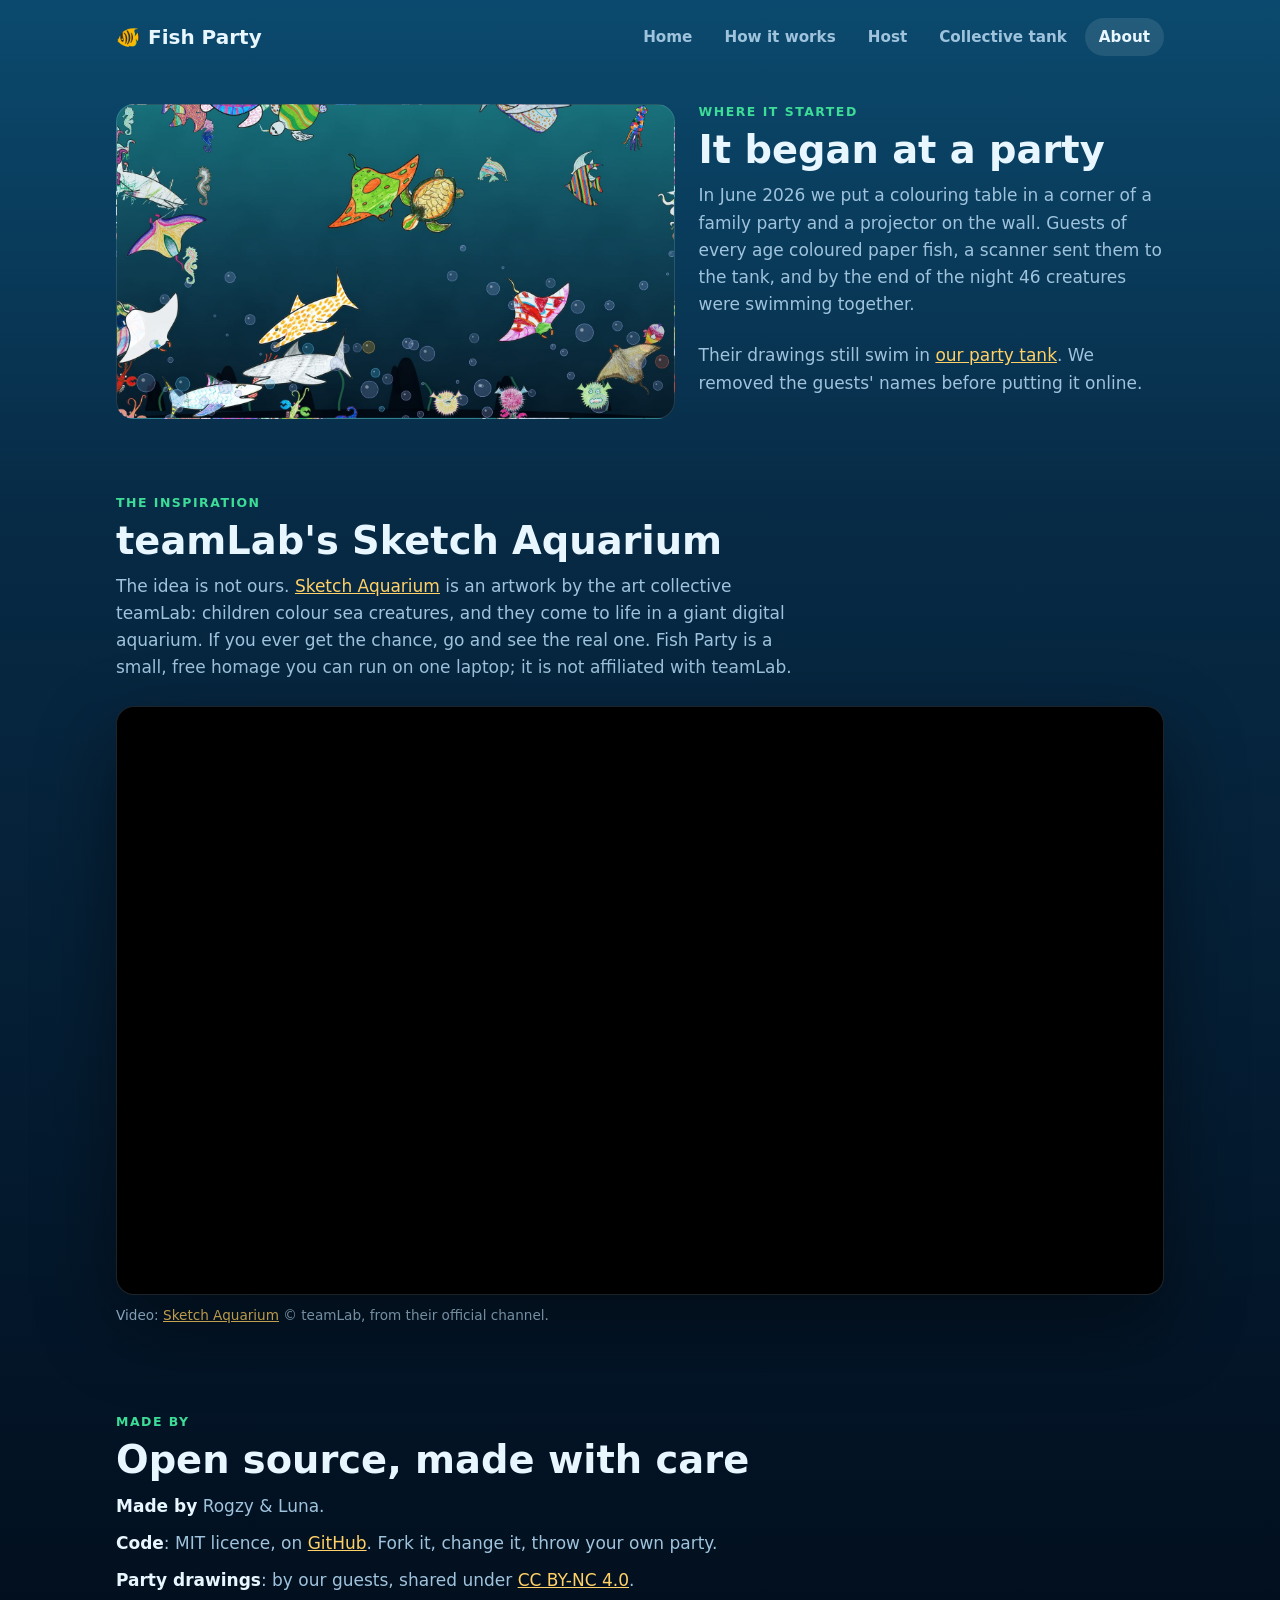
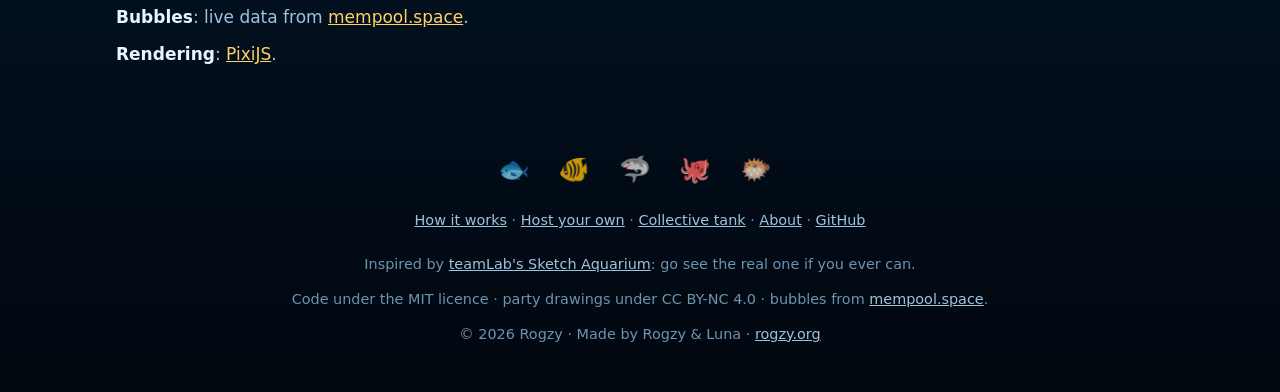
<file: site-v2/about/index.html>
<!doctype html>
<html lang="en">
<head>
<meta charset="utf-8">
<meta name="viewport" content="width=device-width, initial-scale=1">
<title>About Fish Party</title>
<meta name="description" content="How Fish Party began at a family party in June 2026, the teamLab artwork that inspired it, and who made it.">
<meta property="og:title" content="About Fish Party">
<meta property="og:image" content="../img/tank.jpg">
<link rel="icon" href="data:image/svg+xml,<svg xmlns='http://www.w3.org/2000/svg' viewBox='0 0 100 100'><text y='.9em' font-size='90'>🐠</text></svg>">
<link rel="stylesheet" href="../style.css">
</head>
<body>
<div class="wrap">

  <header class="top">
    <a class="brand" href="../">🐠 Fish Party</a>
    <nav class="tabs">
      <a href="../">Home</a>
      <a href="../how/">How it works</a>
      <a href="../host/">Host</a>
      <a href="../collective/">Collective tank</a>
      <a href="./" aria-current="page">About</a>
    </nav>
  </header>

  <section style="padding-top:28px">
    <div class="story">
      <a class="shot" href="../party/" aria-label="Open our party tank"></a>
      <div>
        <div class="kicker">Where it started</div>
        <h2>It began at a party</h2>
        <p class="intro">In June 2026 we put a colouring table in a corner of a family party and a projector on the wall. Guests of every age coloured paper fish, a scanner sent them to the tank, and by the end of the night 46 creatures were swimming together.</p>
        <p class="intro">Their drawings still swim in <a href="../party/">our party tank</a>. We removed the guests' names before putting it online.</p>
      </div>
    </div>
  </section>

  <section>
    <div class="kicker">The inspiration</div>
    <h2>teamLab's Sketch Aquarium</h2>
    <p class="intro">The idea is not ours. <a href="https://futurepark.teamlab.art/en/playinstallations/sketch_aquarium/">Sketch Aquarium</a> is an artwork by the art collective teamLab: children colour sea creatures, and they come to life in a giant digital aquarium. If you ever get the chance, go and see the real one. Fish Party is a small, free homage you can run on one laptop; it is not affiliated with teamLab.</p>
    <div class="window" style="background:#000">
      <iframe src="https://www.youtube-nocookie.com/embed/jIQXMN7I2b4" title="Sketch Aquarium, by teamLab" loading="lazy"
        allow="encrypted-media; picture-in-picture; fullscreen; compute-pressure" referrerpolicy="strict-origin-when-cross-origin" allowfullscreen></iframe>
    </div>
    <p class="muted" style="font-size:.85rem; margin-top:10px">Video: <a href="https://www.youtube.com/watch?v=jIQXMN7I2b4">Sketch Aquarium</a> © teamLab, from their official channel.</p>
  </section>

  <section>
    <div class="kicker">Made by</div>
    <h2>Open source, made with care</h2>
    <ul class="facts">
      <li><b>Made by</b> Rogzy &amp; Luna.</li>
      <li><b>Code</b>: MIT licence, on <a href="https://github.com/Rogzy-DB/fish-party">GitHub</a>. Fork it, change it, throw your own party.</li>
      <li><b>Party drawings</b>: by our guests, shared under <a href="https://creativecommons.org/licenses/by-nc/4.0/">CC BY-NC 4.0</a>.</li>
      <li><b>Bubbles</b>: live data from <a href="https://mempool.space">mempool.space</a>.</li>
      <li><b>Rendering</b>: <a href="https://pixijs.com">PixiJS</a>.</li>
    </ul>
  </section>

  <footer class="end">
    <div class="fish-line">🐟 🐠 🦈 🐙 🐡</div>
    <nav class="foot-links"><a href="../how/">How it works</a> · <a href="../host/">Host your own</a> · <a href="../collective/">Collective tank</a> · <a href="../about/">About</a> · <a href="https://github.com/Rogzy-DB/fish-party">GitHub</a></nav>
    Inspired by <a href="https://futurepark.teamlab.art/en/playinstallations/sketch_aquarium/">teamLab's Sketch Aquarium</a>: go see the real one if you ever can.<br>
    Code under the MIT licence · party drawings under CC BY-NC 4.0 · bubbles from <a href="https://mempool.space">mempool.space</a>.<br>
    © 2026 Rogzy · Made by Rogzy &amp; Luna · <a href="https://rogzy.org">rogzy.org</a>
  </footer>

</div>
</body>
</html>
</file>
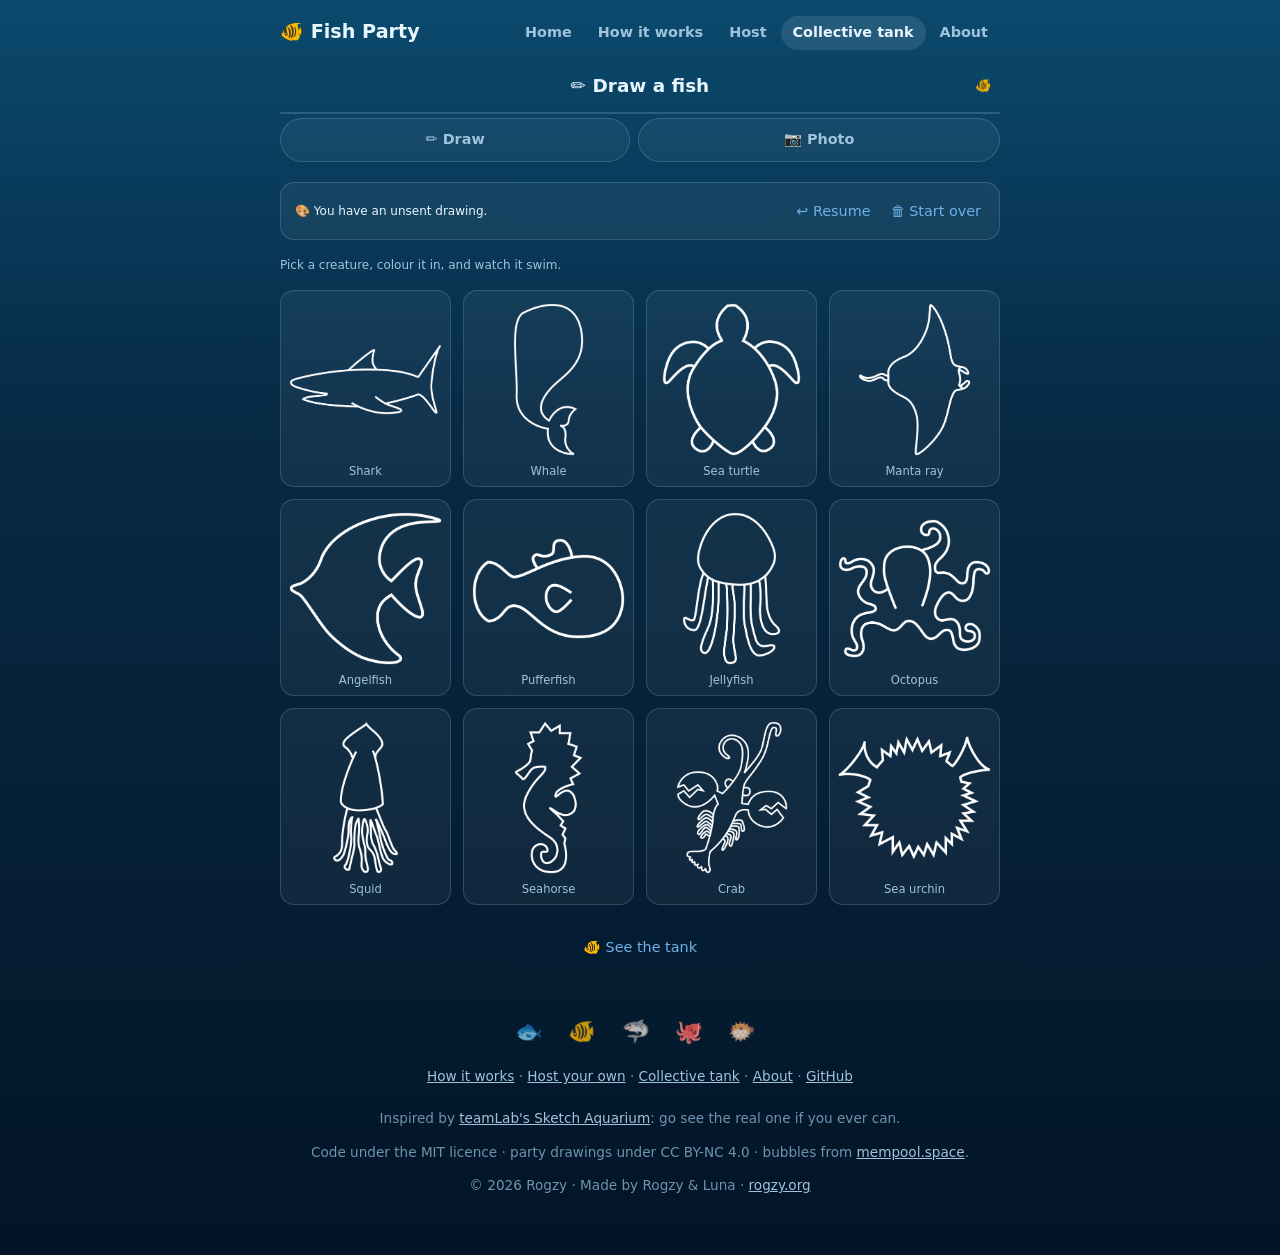
<file: tank/draw.html>
<!doctype html>
<html lang="en">
<head>
<meta charset="utf-8">
<meta name="viewport" content="width=device-width, initial-scale=1, viewport-fit=cover, maximum-scale=1, user-scalable=no">
<title>Draw a fish — Fish Party</title>
<link rel="stylesheet" href="static/ui.css">
<style>
  /* The aquarium is a full-bleed art surface; the phone pages are small apps.
     We take ui.css's tokens and radii but keep the deep-water palette so
     the colorer feels like it belongs to the tank it feeds. */
  :root {
    color-scheme: dark;
    --paper: #041020;
    --card: #0a2038;
    --line: #1d3a5c;
    --ink: #dfe9f5;
    --faint: #8fb0cc;
    --accent: #1573c4;
  }
  * { box-sizing: border-box; margin: 0; -webkit-tap-highlight-color: transparent; }
  /* The PAGE scrolls (never an inner box): on a phone that is what makes
     pull-to-refresh, the address bar's hiding and momentum scrolling work.
     Only the paint and result screens are pinned to the visible screen. */
  html, body { min-height: 100%; }
  body {
    font: 16px/1.5 var(--font, system-ui, sans-serif); color: var(--ink);
    background: linear-gradient(#06182e, var(--paper) 70%, #020a14);
    display: flex; flex-direction: column;
    padding: env(safe-area-inset-top) env(safe-area-inset-right)
             env(safe-area-inset-bottom) env(safe-area-inset-left);
  }
  .screen { display: none; flex-direction: column; }
  #paint.screen, #done.screen { height: 100vh; height: 100dvh; }
  .screen.on { display: flex; }

  /* ---------------- screen 1: pick a species ---------------- */
  #pick { padding: 0 var(--sp-3, 14px) var(--sp-5, 28px); }
  /* extends the shared .topbar: the tank's palette is dark, and this page is a
     full-height flex screen so the bar must not shrink. */
  .topbar { background: transparent; border-bottom-color: var(--line); flex: 0 0 auto; }
  .topbar .home { margin-left: auto; }
  p.sub { color: var(--faint); font-size: var(--fs-1, .9rem); margin-bottom: var(--sp-4, 18px); }
  .grid { display: grid; grid-template-columns: repeat(3, 1fr); gap: var(--sp-3, 12px); }
  @media (min-width: 560px) { .grid { grid-template-columns: repeat(4, 1fr); } }
  .grid button {
    display: flex; flex-direction: column; align-items: center; gap: 6px;
    background: var(--card); border: 1px solid var(--line);
    border-radius: var(--radius, 14px); padding: 10px 6px 8px;
    color: var(--faint); font-size: .72rem; font-family: inherit; cursor: pointer;
  }
  .grid button:active { border-color: #4d8ec4; }
  .grid button img {
    width: 100%; aspect-ratio: 1; object-fit: contain;
    /* line art is black-on-transparent — invert it so it reads on dark cards */
    filter: invert(1);
  }

  /* ---------------- screen 2: paint ---------------- */
  #paint { padding: 0; }
  .bar {
    display: flex; align-items: center; gap: 10px;
    padding: 8px var(--sp-3, 12px); border-bottom: 1px solid var(--line);
    flex: 0 0 auto;
  }
  .bar .name { font-weight: 600; font-size: var(--fs-1, .95rem); flex: 1; }
  .icon-btn {
    background: var(--card); border: 1px solid var(--line); color: var(--ink);
    border-radius: var(--radius-sm, 10px); min-width: 44px; height: 40px;
    font-size: 1.1rem; font-family: inherit; cursor: pointer;
  }
  .icon-btn:disabled { opacity: .35; }
  .canvas-wrap {
    flex: 1; min-height: 0; position: relative;
    display: flex; align-items: center; justify-content: center;
    padding: 6px;
  }
  /* Two stacked layers: paint BELOW, line art ABOVE, so a stroke can never
     hide the outline the guest is colouring inside. */
  .stack { position: relative; }
  .stack canvas, .stack img {
    position: absolute; inset: 0; width: 100%; height: 100%;
    border-radius: var(--radius-sm, 10px);
  }
  #paper { background: #fff; }
  #art { pointer-events: none; }
  .stack { touch-action: none; }
  canvas { touch-action: none; }

  .tools { flex: 0 0 auto; padding: 8px var(--sp-3, 12px) 10px; }
  .swatches { display: flex; flex-wrap: wrap; gap: 8px; justify-content: center; }
  .swatches button {
    width: 40px; height: 40px; border-radius: 50%; border: 2px solid #ffffff22;
    cursor: pointer; padding: 0;
  }
  .swatches button[aria-pressed="true"] { border-color: #fff; transform: scale(1.14); }
  .sizes { display: flex; gap: 8px; justify-content: center; margin-top: 10px; }
  .sizes button {
    flex: 0 0 auto; min-width: 52px; height: 40px; border-radius: var(--radius-sm, 10px);
    background: var(--card); border: 1px solid var(--line); color: var(--ink);
    font-family: inherit; cursor: pointer; display: flex;
    align-items: center; justify-content: center;
  }
  .sizes button[aria-pressed="true"] { border-color: #4d8ec4; background: #123a5e; }
  .sizes .dot { background: currentColor; border-radius: 50%; display: block; }
  .go {
    width: 100%; margin-top: 10px; padding: 15px; font-size: 1.1rem;
    border: 0; border-radius: var(--radius, 12px); background: var(--accent);
    color: #2a1d00; font-weight: 800; font-family: inherit; cursor: pointer;
  }
  .go:disabled { background: #29425c; color: #7d94ab; }
  .namein {
    width: 100%; margin-top: 10px; padding: 12px 14px; font-size: 1rem;
    font-family: inherit; color: var(--ink); background: var(--card);
    border: 1px solid var(--line); border-radius: var(--radius, 12px);
  }
  .namein::placeholder { color: var(--faint); }
  .namein:focus { outline: none; border-color: #4d8ec4; }

  /* ---------------- screen 3: result ---------------- */
  #done { align-items: center; justify-content: center; text-align: center; gap: 14px; padding: 24px; }
  #done .big { font-size: 3rem; }
  #done .species { font-size: var(--fs-4, 1.5rem); font-weight: 700; }
  #done .msg { color: var(--faint); }
  #done.err .species { color: var(--bad, #e2725b); }
  .links { display: flex; gap: 16px; flex-wrap: wrap; justify-content: center; margin-top: 8px; }
  a.nav, button.nav {
    color: #6fb1e8; font-size: .9rem; background: none; border: 0;
    font-family: inherit; cursor: pointer; text-decoration: none;
  }
  #pick .links { margin-top: var(--sp-5, 26px); }

  /* ---------------- resume-an-unsent-drawing bar ---------------- */
  .resume {
    display: flex; align-items: center; gap: 10px; flex-wrap: wrap;
    background: var(--card); border: 1px solid var(--line);
    border-radius: var(--radius, 14px); padding: 12px 14px;
    margin-bottom: var(--sp-4, 18px);
  }
  .resume .txt { flex: 1; min-width: 140px; font-size: var(--fs-1, .9rem); }
  .resume .acts { display: flex; gap: 12px; }
</style>
<script>
  // home = your own party (everything open) · public = the shared tank (owner
  // pages behind a password) · showcase = read-only. serve.py fills this in.
  window.TANK_MODE = "TANK_MODE_PLACEHOLDER";
  window.SITE_URL = "SITE_URL_PLACEHOLDER";
  document.documentElement.dataset.mode = window.TANK_MODE;
</script>
<style>
  [data-mode="public"] .owner-only, [data-mode="showcase"] .owner-only,
  [data-mode="showcase"] .guest-only, [data-mode="home"] .site-only { display: none !important; }
</style>
<link rel="stylesheet" href="static/brand.css">
</head>
<body>

<!-- ---------- 1. pick a species ---------- -->
<section class="screen on" id="pick">
  <header id="site-head"></header>
  <div class="topbar">
    <h1>✏️ Draw a fish</h1>
    <a class="home" href="./" title="The tank">🐠</a>
  </div>
  <nav id="tanknav"></nav>
  <div class="resume" id="resumeBar" hidden>
    <span class="txt">🎨 You have an unsent drawing.</span>
    <div class="acts">
      <button class="nav" id="resumeYes" type="button">↩︎ Resume</button>
      <button class="nav" id="resumeNo" type="button">🗑 Start over</button>
    </div>
  </div>
  <p class="sub">Pick a creature, colour it in, and watch it swim.</p>
  <div class="grid" id="grid"></div>
  <div class="links">
    <a class="nav" href="./">🐠 See the tank</a>
  </div>
  <footer id="site-foot"></footer>
</section>

<!-- ---------- 2. paint ---------- -->
<section class="screen" id="paint">
  <div class="bar">
    <button class="icon-btn" id="back" title="Back">‹</button>
    <span class="name" id="pname"></span>
    <button class="icon-btn" id="undo" title="Undo" disabled>↶</button>
    <button class="icon-btn" id="clear" title="Clear all">🗑</button>
  </div>
  <div class="canvas-wrap">
    <div class="stack" id="stack">
      <canvas id="paper"></canvas>
      <img id="art" alt="" src="[data-uri]">
    </div>
  </div>
  <div class="tools">
    <div class="swatches" id="swatches"></div>
    <div class="sizes" id="sizes"></div>
    <input class="namein" id="fishName" type="text" maxlength="40"
           placeholder="Name your fish (optional)" autocomplete="off">
    <button class="go" id="go">Swim! 🐠</button>
  </div>
</section>

<!-- ---------- 3. result ---------- -->
<section class="screen" id="done">
  <div class="big" id="dicon">🐠</div>
  <div class="species" id="dtitle"></div>
  <div class="msg" id="dmsg"></div>
  <div class="links">
    <button class="nav" id="again">✏️ Draw another</button>
    <a class="nav" href="./">🐠 See the tank</a>
  </div>
</section>

<script>
(() => {
  "use strict";

  // ids match recognizer/species.py ROSTER and static/lineart/<id>.png
  const SPECIES = [
    ["shark", "Shark"], ["whale", "Whale"], ["turtle", "Sea turtle"],
    ["manta_ray", "Manta ray"], ["angelfish", "Angelfish"], ["pufferfish", "Pufferfish"],
    ["jellyfish", "Jellyfish"], ["octopus", "Octopus"], ["squid", "Squid"],
    ["seahorse", "Seahorse"], ["crab", "Crab"], ["sea_urchin", "Sea urchin"],
  ];
  const COLORS = [
    "#ff3b30", "#ff9500", "#ffcc00", "#34c759", "#00c7be", "#32ade6",
    "#0a84ff", "#5e5ce6", "#af52de", "#ff2d92", "#8b5a2b", "#1c1c1e",
  ];
  const SIZES = [10, 26, 52];
  const MAX_UNDO = 12;          // bounded history — a phone canvas is ~1MB/state
  const CANVAS_MAX = 720;       // backing-store long side; also what we POST

  const $ = (id) => document.getElementById(id);
  const screens = { pick: $("pick"), paint: $("paint"), done: $("done") };
  function show(name) {
    for (const k in screens) screens[k].classList.toggle("on", k === name);
    window.scrollTo(0, 0);        // the page scrolls now: a new screen starts at its top
  }

  // ---------------- screen 1: the species grid ----------------
  let chosen = null;
  const grid = $("grid");
  for (const [id, label] of SPECIES) {
    const b = document.createElement("button");
    b.type = "button";
    b.innerHTML = '<img loading="lazy" src="static/lineart/' + id +
                  '.png" alt=""><span>' + label + "</span>";
    b.addEventListener("click", () => { clearDraft(); startPaint(id, label); });
    grid.appendChild(b);
  }

  // ---------------- screen 2: the paint surface ----------------
  const paper = $("paper");        // the paint layer (below)
  const art = $("art");            // the line art (above)
  const stack = $("stack");
  const wrap = document.querySelector(".canvas-wrap");
  const ctx = paper.getContext("2d", { willReadFrequently: false });

  let color = COLORS[0], size = SIZES[1];
  let fillMode = false;           // 🪣: a tap fills the whole zone inside the outline
  let artImg = null;              // the line art at full size: the fill's walls
  let history = [], drawing = false, last = null;

  // ---------------- autosave: don't lose an in-progress drawing ----------------
  // The paint layer is pixels (no stroke list), so the faithful, reconstructable
  // state is the paper canvas itself + which species outline it belongs to + the
  // typed name. We cache that to localStorage as the guest paints (debounced),
  // restore it on load, and clear it the moment a fish is successfully sent so a
  // fresh session starts blank. `dirty` gates saving so a blank canvas is never
  // persisted (which would pop the restore bar for nothing).
  const SAVE_KEY = "fishDraw.autosave.v1";
  let dirty = false, saveTimer = null;
  function scheduleSave() { clearTimeout(saveTimer); saveTimer = setTimeout(saveDraft, 800); }
  function saveDraft() {
    if (!chosen || !dirty) return;
    try {
      localStorage.setItem(SAVE_KEY, JSON.stringify({
        v: 1, species: chosen, label: $("pname").textContent,
        name: $("fishName").value || "", png: paper.toDataURL("image/png"), t: Date.now(),
      }));
    } catch (e) { /* private mode / quota — best effort, never break drawing */ }
  }
  function clearDraft() {
    dirty = false; clearTimeout(saveTimer);
    try { localStorage.removeItem(SAVE_KEY); } catch (e) { /* ignore */ }
  }
  function readDraft() {
    try {
      const d = JSON.parse(localStorage.getItem(SAVE_KEY) || "null");
      return (d && d.png && d.species) ? d : null;
    } catch (e) { return null; }
  }

  // palette
  const sw = $("swatches");
  COLORS.forEach((c, i) => {
    const b = document.createElement("button");
    b.type = "button"; b.style.background = c;
    b.setAttribute("aria-pressed", String(i === 0));
    b.setAttribute("aria-label", c);
    b.addEventListener("click", () => {
      color = c;
      [...sw.children].forEach((el) => el.setAttribute("aria-pressed", String(el === b)));
    });
    sw.appendChild(b);
  });
  // brush sizes + eraser
  const sz = $("sizes");
  SIZES.forEach((s, i) => {
    const b = document.createElement("button");
    b.type = "button";
    b.innerHTML = '<span class="dot" style="width:' + (6 + i * 6) +
                  "px;height:" + (6 + i * 6) + 'px"></span>';
    b.setAttribute("aria-pressed", String(s === size));
    b.addEventListener("click", () => {
      size = s; fillMode = false; color = color === "erase" ? COLORS[0] : color;
      [...sz.children].forEach((el) => el.setAttribute("aria-pressed", el === b));
      syncSwatches();
    });
    sz.appendChild(b);
  });
  const eraser = document.createElement("button");
  eraser.type = "button"; eraser.textContent = "🧽";
  eraser.addEventListener("click", () => {
    color = "erase"; fillMode = false;
    [...sw.children].forEach((el) => el.setAttribute("aria-pressed", "false"));
    eraser.setAttribute("aria-pressed", "true");
    bucket.setAttribute("aria-pressed", "false");
  });
  sz.appendChild(eraser);
  const bucket = document.createElement("button");
  bucket.type = "button"; bucket.textContent = "🪣"; bucket.title = "Fill a whole zone";
  bucket.addEventListener("click", () => {
    fillMode = true;
    if (color === "erase") color = COLORS[0];
    [...sz.children].forEach((el) => el.setAttribute("aria-pressed", String(el === bucket)));
    [...sw.children].forEach((el, i) => el.setAttribute("aria-pressed", String(COLORS[i] === color)));
  });
  sz.appendChild(bucket);
  function syncSwatches() {
    eraser.setAttribute("aria-pressed", String(color === "erase"));
    bucket.setAttribute("aria-pressed", String(fillMode));
  }

  // Fit the stack to the line art's own aspect ratio inside the available box.
  // The server derives the fish silhouette from the SAME template, so keeping
  // the aspect exact is what makes the cut-out line up with the paint.
  function layout(iw, ih) {
    const bw = wrap.clientWidth - 12, bh = wrap.clientHeight - 12;
    const s = Math.min(bw / iw, bh / ih);
    stack.style.width = Math.floor(iw * s) + "px";
    stack.style.height = Math.floor(ih * s) + "px";
  }

  function startPaint(id, label, onReady) {
    chosen = id;
    dirty = false;
    $("pname").textContent = label;
    show("paint");
    art.src = "static/lineart/" + id + ".png";
    const img = new Image();
    img.onload = () => {
      const s = CANVAS_MAX / Math.max(img.width, img.height);
      paper.width = Math.round(img.width * Math.min(1, s));
      paper.height = Math.round(img.height * Math.min(1, s));
      ctx.clearRect(0, 0, paper.width, paper.height);
      ctx.lineCap = ctx.lineJoin = "round";
      history = []; $("undo").disabled = true;
      layout(img.width, img.height);
      window.__layout = () => layout(img.width, img.height);
      artImg = img;
      if (onReady) onReady();
    };
    img.src = "static/lineart/" + id + ".png";
  }
  window.addEventListener("resize", () => window.__layout && window.__layout());
  window.addEventListener("orientationchange", () => setTimeout(() => window.__layout && window.__layout(), 120));

  // pointer -> canvas coords (backing store may differ from CSS size)
  function at(e) {
    const r = paper.getBoundingClientRect();
    return {
      x: (e.clientX - r.left) * (paper.width / r.width),
      y: (e.clientY - r.top) * (paper.height / r.height),
    };
  }
  function pushHistory() {
    try { history.push(ctx.getImageData(0, 0, paper.width, paper.height)); }
    catch (err) { return; }
    if (history.length > MAX_UNDO) history.shift();
    $("undo").disabled = false;
  }
  function strokeStyle() {
    if (color === "erase") {
      ctx.globalCompositeOperation = "destination-out";
      ctx.strokeStyle = "rgba(0,0,0,1)";
    } else {
      ctx.globalCompositeOperation = "source-over";
      ctx.strokeStyle = color;
    }
    ctx.lineWidth = size * (paper.width / (stack.clientWidth || paper.width));
  }

  // Fill the zone under the tap: every pixel reachable from it without crossing
  // the outline (or a different colour already painted). The zone then grows 2px
  // so it tucks under the line instead of leaving a white rim.
  function hexRgb(c) {
    const t = document.createElement("canvas").getContext("2d");
    t.fillStyle = c; const h = t.fillStyle;      // normalised to #rrggbb
    return [1, 3, 5].map((i) => parseInt(h.slice(i, i + 2), 16));
  }
  function fillAt(pt) {
    const W = paper.width, H = paper.height;
    const x0 = Math.floor(pt.x), y0 = Math.floor(pt.y);
    if (!artImg || x0 < 0 || y0 < 0 || x0 >= W || y0 >= H) return false;
    const off = document.createElement("canvas"); off.width = W; off.height = H;
    const octx = off.getContext("2d"); octx.drawImage(artImg, 0, 0, W, H);
    const wall = octx.getImageData(0, 0, W, H).data;
    const img = ctx.getImageData(0, 0, W, H), px = img.data;
    const k0 = (y0 * W + x0) * 4;
    if (wall[k0 + 3] > 80) return false;          // tapped right on the line
    const r0 = px[k0], g0 = px[k0 + 1], b0 = px[k0 + 2], a0 = px[k0 + 3];
    const same = (k) => wall[k + 3] <= 80 &&
      Math.abs(px[k] - r0) + Math.abs(px[k + 1] - g0) + Math.abs(px[k + 2] - b0) + Math.abs(px[k + 3] - a0) < 90;
    const mask = new Uint8Array(W * H), stackXY = [x0, y0];
    while (stackXY.length) {
      const y = stackXY.pop(), x = stackXY.pop();
      let l = x; while (l > 0 && !mask[y * W + l - 1] && same((y * W + l - 1) * 4)) l--;
      let r = x; while (r < W - 1 && !mask[y * W + r + 1] && same((y * W + r + 1) * 4)) r++;
      for (let i = l; i <= r; i++) {
        mask[y * W + i] = 1;
        for (const ny of [y - 1, y + 1]) {
          if (ny < 0 || ny >= H) continue;
          const j = ny * W + i;
          if (!mask[j] && same(j * 4)) stackXY.push(i, ny);
        }
      }
    }
    const [cr, cg, cb] = hexRgb(color);
    for (let y = 0; y < H; y++) for (let x = 0; x < W; x++) {
      let hit = false;
      for (let dy = -2; dy <= 2 && !hit; dy++) for (let dx = -2; dx <= 2 && !hit; dx++) {
        const yy = y + dy, xx = x + dx;
        if (yy >= 0 && yy < H && xx >= 0 && xx < W && mask[yy * W + xx]) hit = true;
      }
      if (!hit) continue;
      const k = (y * W + x) * 4;
      px[k] = cr; px[k + 1] = cg; px[k + 2] = cb; px[k + 3] = 255;
    }
    ctx.putImageData(img, 0, 0);
    return true;
  }

  stack.addEventListener("pointerdown", (e) => {
    e.preventDefault();
    if (fillMode && color !== "erase") {
      pushHistory();
      if (fillAt(at(e))) { dirty = true; scheduleSave(); }
      else history.pop();
      $("undo").disabled = history.length === 0;
      return;
    }
    pushHistory();
    drawing = true; dirty = true; last = at(e);
    stack.setPointerCapture(e.pointerId);
    strokeStyle();
    // a tap alone should leave a dot
    ctx.beginPath();
    ctx.arc(last.x, last.y, ctx.lineWidth / 2, 0, Math.PI * 2);
    ctx.fillStyle = ctx.strokeStyle; ctx.fill();
  });
  stack.addEventListener("pointermove", (e) => {
    if (!drawing) return;
    e.preventDefault();
    const p = at(e);
    strokeStyle();
    ctx.beginPath(); ctx.moveTo(last.x, last.y); ctx.lineTo(p.x, p.y); ctx.stroke();
    last = p;
  });
  const endStroke = () => {
    if (!drawing) return;
    drawing = false; ctx.globalCompositeOperation = "source-over";
    scheduleSave();               // persist the in-progress drawing after each stroke
  };
  stack.addEventListener("pointerup", endStroke);
  stack.addEventListener("pointercancel", endStroke);
  stack.addEventListener("pointerleave", endStroke);

  $("undo").addEventListener("click", () => {
    const prev = history.pop();
    if (!prev) return;
    ctx.globalCompositeOperation = "source-over";
    ctx.putImageData(prev, 0, 0);
    $("undo").disabled = history.length === 0;
    scheduleSave();               // keep the cache in step with the undo
  });
  $("clear").addEventListener("click", () => {
    pushHistory();
    ctx.globalCompositeOperation = "source-over";
    ctx.clearRect(0, 0, paper.width, paper.height);
    clearDraft();                 // a wiped canvas has nothing worth restoring
  });
  $("fishName").addEventListener("input", () => { if (dirty) scheduleSave(); });
  $("back").addEventListener("click", () => show("pick"));

  // ---------------- submit ----------------
  $("go").addEventListener("click", async () => {
    const go = $("go");
    go.disabled = true; go.textContent = "Sending…";
    try {
      const flat = await flatten();
      const nm = ($("fishName").value || "").trim();
      const r = await fetch("api/draw?species=" + encodeURIComponent(chosen) +
                            (nm ? "&name=" + encodeURIComponent(nm) : ""),
                            { method: "POST", body: flat });
      const j = await r.json();
      show("done");
      if (j.ok) {
        $("dicon").textContent = "🐠";
        // j.name is set via textContent below -> no HTML injection from guest input
        const held = j.status === "needs_review";
        $("dtitle").textContent = (j.name ? j.name + " (" + j.display + ")" : j.display)
                                  + (held ? " is on its way!" : " is in the tank!");
        $("dmsg").textContent = held
          ? "Every new fish gets a quick look from the keeper first. Check the tank later today."
          : "It starts swimming within ~10 seconds.";
        $("fishName").value = "";                    // clear for the next fish
        clearDraft();                                // sent → cache done its job
        screens.done.classList.remove("err");
      } else {
        $("dicon").textContent = "❌";
        $("dtitle").textContent = "That didn't work";
        $("dmsg").textContent = j.error || "could not send";
        screens.done.classList.add("err");
      }
    } catch (e) {
      show("done");
      $("dicon").textContent = "❌";
      $("dtitle").textContent = "Network error";
      $("dmsg").textContent = String(e);
      screens.done.classList.add("err");
    }
    go.disabled = false; go.textContent = "Swim! 🐠";
  });

  // paint + line art flattened into one PNG. The server clips it to the
  // template's silhouette, so we just hand over the full rectangle.
  function flatten() {
    return new Promise((resolve, reject) => {
      const out = document.createElement("canvas");
      out.width = paper.width; out.height = paper.height;
      const g = out.getContext("2d");
      g.drawImage(paper, 0, 0);
      const line = new Image();
      line.onload = () => {
        g.drawImage(line, 0, 0, out.width, out.height);
        out.toBlob((b) => b ? resolve(b) : reject(new Error("toBlob failed")), "image/png");
      };
      line.onerror = () => reject(new Error("line art failed to load"));
      line.src = art.src;
    });
  }

  $("again").addEventListener("click", () => show("pick"));

  // ---------------- restore an unsent drawing on load ----------------
  // Re-open the saved species, then paint the cached pixels back once its
  // canvas has been sized (same species => identical backing-store dims, so
  // the drawImage maps 1:1). Keep `dirty` true so a further stroke re-saves.
  function restoreDraft(d) {
    const label = d.label || (SPECIES.find((s) => s[0] === d.species) || [])[1] || d.species;
    startPaint(d.species, label, () => {
      const im = new Image();
      im.onload = () => {
        ctx.globalCompositeOperation = "source-over";
        ctx.drawImage(im, 0, 0, paper.width, paper.height);
        dirty = true;
      };
      im.src = d.png;
    });
    $("fishName").value = d.name || "";
  }
  const bar = $("resumeBar"), draft = readDraft();
  if (draft) {
    bar.hidden = false;
    $("resumeYes").addEventListener("click", () => { bar.hidden = true; restoreDraft(draft); });
    $("resumeNo").addEventListener("click", () => { bar.hidden = true; clearDraft(); });
  }
})();
</script>
<script src="static/js/tanknav.js"></script>
<script src="static/js/sitechrome.js"></script>
</body>
</html>
</file>
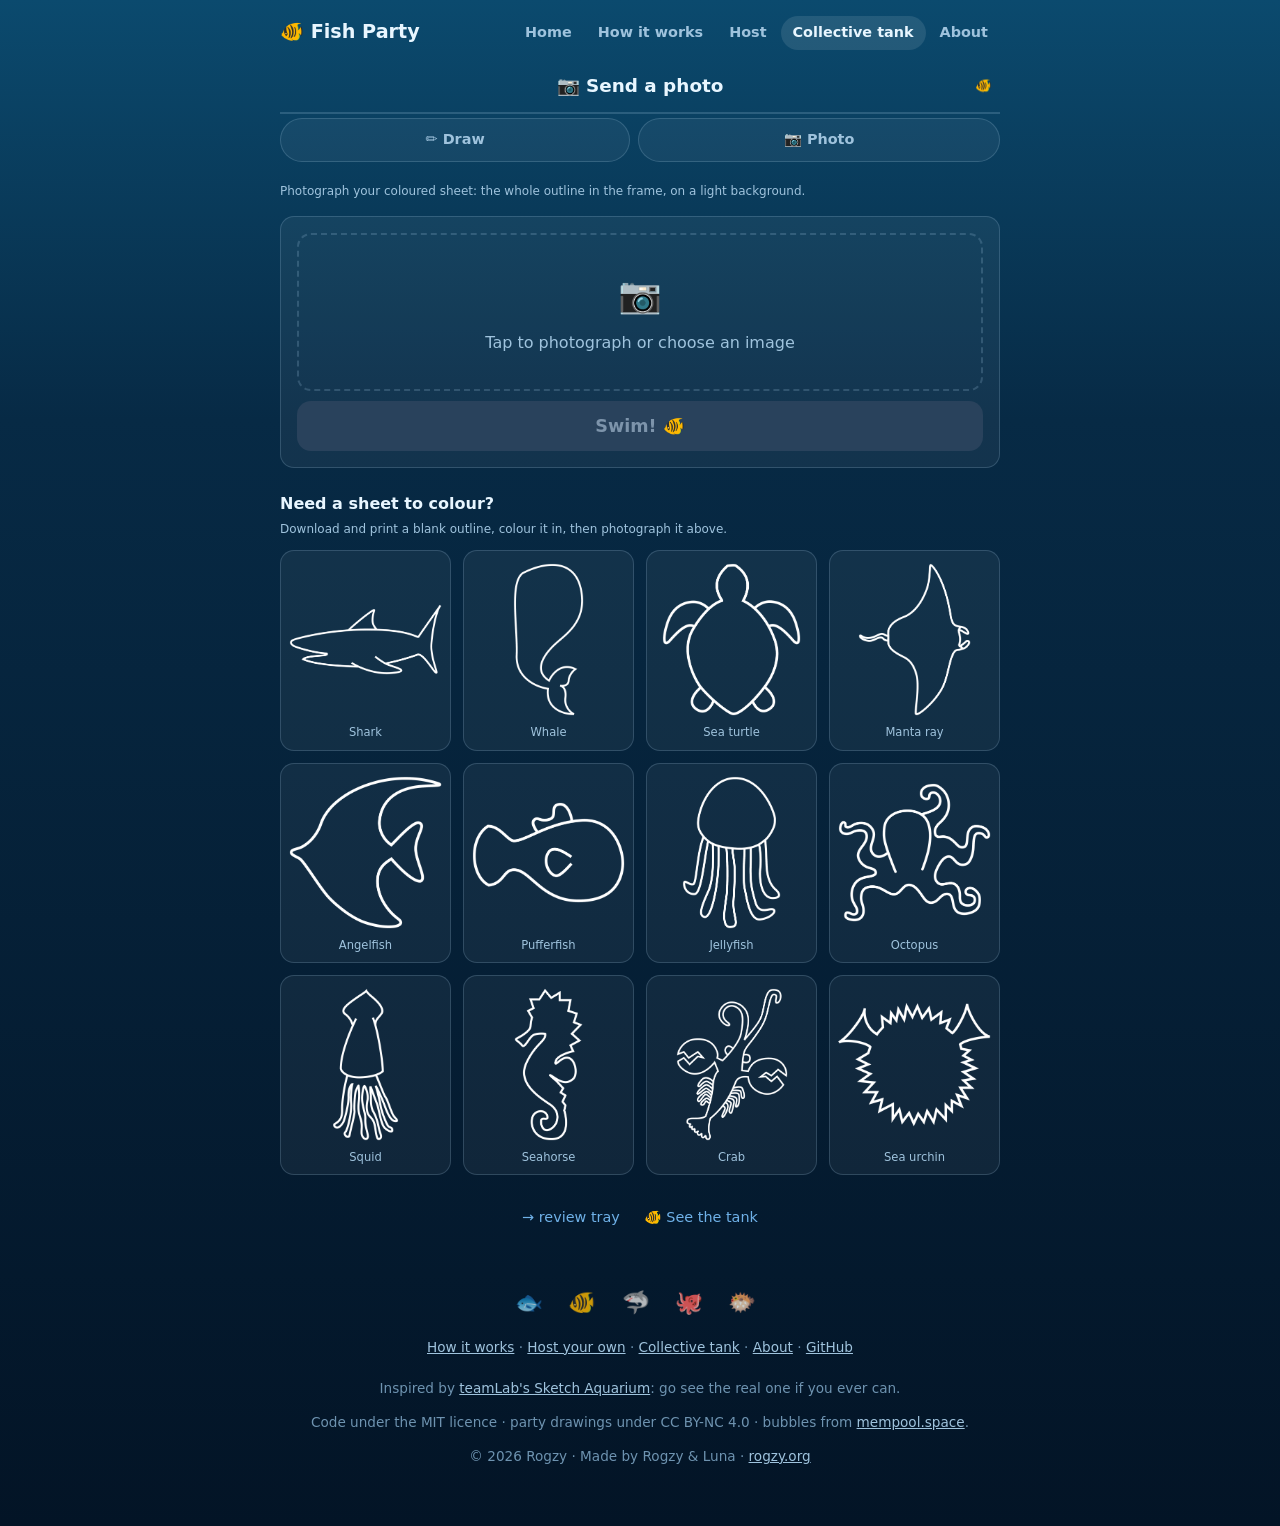
<file: tank/upload.html>
<!doctype html>
<html lang="en">
<head>
<meta charset="utf-8">
<meta name="viewport" content="width=device-width, initial-scale=1">
<title>Add a fish — Fish Party</title>
<link rel="stylesheet" href="static/ui.css">
<style>
  /* Same layout as draw.html (the reference): title bar, the Draw/Photo tabs,
     a small intro line, then the content, all in one 720px column. */
  :root { color-scheme: dark; }
  * { box-sizing: border-box; margin: 0; }
  body { min-height: 100vh; display: flex; flex-direction: column; font: 16px/1.5 var(--font, system-ui, sans-serif); color: var(--ink); }
  main.col { width: 100%; max-width: 748px; margin: 0 auto; padding: 0 14px var(--sp-5, 28px); }
  .topbar { background: transparent; border-bottom-color: var(--line); }
  .topbar .home { margin-left: auto; }
  p.sub { color: var(--faint); font-size: var(--fs-1, .9rem); margin-bottom: var(--sp-4, 18px); }
  .card { background: var(--card); border: 1px solid var(--line); border-radius: var(--radius, 14px); padding: 16px; }
  label.drop {
    display: flex; flex-direction: column; align-items: center; gap: 10px;
    border: 2px dashed var(--line); border-radius: var(--radius, 12px); padding: 34px 16px;
    cursor: pointer; text-align: center; color: var(--faint); transition: border-color .2s;
  }
  label.drop:hover { border-color: #4d8ec4; }
  label.drop .big { font-size: 2.2rem; }
  input[type=file] { display: none; }
  img#preview { max-width: 100%; max-height: 320px; border-radius: 10px; display: none; margin: 14px auto 0; }
  #send {
    width: 100%; margin-top: 10px; padding: 15px; font-size: 1.1rem;
    border: 0; border-radius: var(--radius, 12px); background: var(--accent);
    color: #2a1d00; font-weight: 800; font-family: inherit; cursor: pointer;
  }
  #send:disabled { background: #29425c; color: #7d94ab; cursor: default; }
  #result { margin-top: 14px; display: none; border-radius: var(--radius, 12px); padding: 16px; text-align: center; }
  #result.ok { display: block; background: #0c3320; border: 1px solid #1e6b42; }
  #result.review { display: block; background: #33290c; border: 1px solid #6b5a1e; }
  #result.err { display: block; background: #33100c; border: 1px solid #6b2a1e; }
  #result .species { font-size: 1.4rem; font-weight: 700; margin: 6px 0; }
  #result .conf { color: var(--faint); font-size: .88rem; }
  .templates { margin-top: var(--sp-5, 26px); }
  .templates h2 { font-size: 1rem; font-weight: 700; margin-bottom: 4px; }
  .templates p { color: var(--faint); font-size: var(--fs-1, .9rem); margin-bottom: var(--sp-3, 12px); }
  /* the template cards = the draw page's creature cards */
  .tgrid { display: grid; grid-template-columns: repeat(3, 1fr); gap: var(--sp-3, 12px); }
  @media (min-width: 560px) { .tgrid { grid-template-columns: repeat(4, 1fr); } }
  .tgrid a {
    display: flex; flex-direction: column; align-items: center; gap: 6px;
    background: var(--card); border: 1px solid var(--line);
    border-radius: var(--radius, 14px); padding: 10px 6px 8px;
    color: var(--faint); font-size: .72rem; text-decoration: none;
  }
  .tgrid a:hover { border-color: #4d8ec4; }
  .tgrid a img { width: 100%; aspect-ratio: 1; object-fit: contain; filter: invert(1); }
  .links { display: flex; gap: 16px; flex-wrap: wrap; justify-content: center; margin-top: var(--sp-5, 26px); }
  a.nav { color: #6fb1e8; font-size: .9rem; text-decoration: none; }
</style>
<script>
  // home = your own party (everything open) · public = the shared tank (owner
  // pages behind a password) · showcase = read-only. serve.py fills this in.
  window.TANK_MODE = "TANK_MODE_PLACEHOLDER";
  window.SITE_URL = "SITE_URL_PLACEHOLDER";
  document.documentElement.dataset.mode = window.TANK_MODE;
</script>
<style>
  [data-mode="public"] .owner-only, [data-mode="showcase"] .owner-only,
  [data-mode="showcase"] .guest-only, [data-mode="home"] .site-only { display: none !important; }
</style>
<link rel="stylesheet" href="static/brand.css">
</head>
<body>
  <main class="col">
  <header id="site-head"></header>
  <div class="topbar">
    <h1>📷 Send a photo</h1>
    <a class="home" href="./" title="The tank">🐠</a>
  </div>
  <nav id="tanknav"></nav>
  <p class="sub">Photograph your coloured sheet: the whole outline in the frame, on a light background.</p>

  <div class="card">
    <label class="drop" id="drop">
      <span class="big">📷</span>
      <span id="dropText">Tap to photograph or choose an image</span>
      <input type="file" id="file" accept="image/*" capture="environment">
    </label>
    <img id="preview" alt="" src="[data-uri]">
    <button id="send" disabled>Swim! 🐠</button>
    <div id="result"></div>
  </div>

  <section class="templates">
    <h2>Need a sheet to colour?</h2>
    <p>Download and print a blank outline, colour it in, then photograph it above.</p>
    <div class="tgrid" id="tgrid"></div>
  </section>

  <div class="links">
    <a class="nav owner-only" href="review">→ review tray</a>
    <a class="nav" href="./">🐠 See the tank</a>
  </div>
  <footer id="site-foot"></footer>
  </main>

<script>
(() => {
  // the 12 blank templates (ids match recognizer/references/*.png)
  const TEMPLATES = [
    ["shark", "Shark"], ["whale", "Whale"], ["turtle", "Sea turtle"],
    ["manta_ray", "Manta ray"], ["angelfish", "Angelfish"], ["pufferfish", "Pufferfish"],
    ["jellyfish", "Jellyfish"], ["octopus", "Octopus"], ["squid", "Squid"],
    ["seahorse", "Seahorse"], ["crab", "Crab"], ["sea_urchin", "Sea urchin"],
  ];
  const grid = document.getElementById("tgrid");
  for (const [id, label] of TEMPLATES) {
    const a = document.createElement("a");
    a.href = "templates/" + id + ".png";
    a.download = id + ".png";
    // thumbnail = the transparent line art (as on the Draw page); the download stays the printable sheet
    a.innerHTML = '<img loading="lazy" src="static/lineart/' + id + '.png" alt="' +
      label + '"><span>' + label + '</span>';
    grid.appendChild(a);
  }

  const fileIn = document.getElementById("file");
  const preview = document.getElementById("preview");
  const send = document.getElementById("send");
  const result = document.getElementById("result");
  const dropText = document.getElementById("dropText");
  let blob = null;

  fileIn.addEventListener("change", () => {
    blob = fileIn.files[0] || null;
    result.className = ""; result.style.display = "none";
    if (!blob) { send.disabled = true; preview.style.display = "none"; return; }
    preview.src = URL.createObjectURL(blob);
    preview.style.display = "block";
    dropText.textContent = blob.name || "photo selected";
    send.disabled = false;
  });

  send.addEventListener("click", async () => {
    if (!blob) return;
    send.disabled = true; send.textContent = "Recognizing…";
    try {
      // raw bytes, no multipart: the server reads the body directly
      const r = await fetch("api/upload", { method: "POST", body: blob });
      const j = await r.json();
      if (j.ok && j.status === "ok") {
        result.className = "ok";
        result.innerHTML = `<div>✅ recognized!</div>
          <div class="species">${j.display}</div>
          <div class="conf">confidence ${(j.confidence * 100).toFixed(0)}%${j.rotation ? " · auto-righted ↻" + j.rotation + "°" : ""}</div>
          <div style="margin-top:8px">It's swimming within ~10 seconds 🐠</div>`;
      } else if (j.ok && window.TANK_MODE === "public") {
        result.className = "ok";
        result.innerHTML = `<div>✅ got it, thank you!</div>
          <div style="margin-top:8px">Every new fish gets a quick look from the keeper first. Check the tank later today 🐠</div>`;
      } else if (j.ok) {
        result.className = "review";
        result.innerHTML = `<div>🔎 not sure enough — sent to the review tray</div>
          <div class="conf">closest guess: ${j.best_guess_display || "?"} (${(j.confidence * 100).toFixed(0)}%)</div>
          <div style="margin-top:8px"><a href="review" style="color:#e8c76f">open the review tray →</a></div>`;
      } else {
        result.className = "err";
        result.textContent = "❌ " + (j.error || "upload failed");
      }
    } catch (e) {
      result.className = "err";
      result.textContent = "❌ network error: " + e;
    }
    send.textContent = "Swim! 🐠";
    send.disabled = false;
  });
})();
</script>
<script src="static/js/tanknav.js"></script>
<script src="static/js/sitechrome.js"></script>
</body>
</html>
</file>
<file: site-v2/style.css>
/* Fish Party — the showcase site (v2: Home · Host · About) */
:root {
  --deep: #031426; --sea: #072a45; --shelf: #0b3a5c;
  --foam: #e8f6ff; --mist: #9fc3dd; --faint: #6e93b0;
  --coral: #ff8a5c; --sun: #ffd166; --kelp: #3ddc97; --line: rgba(159, 195, 221, .18);
  --card: rgba(255, 255, 255, .04);
  --radius: 18px;
  --font: ui-rounded, "SF Pro Rounded", "Nunito", "Segoe UI", system-ui, sans-serif;
  --mono: ui-monospace, "SF Mono", Menlo, Consolas, monospace;
}
* { box-sizing: border-box; }
html { scroll-behavior: smooth; }
body {
  margin: 0; font: 17px/1.6 var(--font); color: var(--foam);
  background: linear-gradient(180deg, #0b4a6e 0, var(--sea) 520px, var(--deep) 1400px, #01070f 100%);
  background-color: var(--deep);
}
a { color: var(--sun); }
.wrap { width: 100%; max-width: 1080px; margin: 0 auto; padding: 0 16px; }

/* top bar: three tabs */
header.top { display: flex; align-items: center; justify-content: space-between; gap: 12px; padding: 18px 0; }
.brand { white-space: nowrap; font-weight: 800; font-size: 1.25rem; color: var(--foam); text-decoration: none; }
nav.tabs { display: flex; gap: 4px; flex-wrap: wrap; justify-content: flex-end; }
nav.tabs a {
  color: var(--mist); text-decoration: none; font-size: .95rem; font-weight: 700;
  padding: 7px 14px; border-radius: 999px; white-space: nowrap;
}
nav.tabs a:hover { color: var(--foam); background: var(--card); }
nav.tabs a[aria-current=page] { color: var(--foam); background: rgba(255, 255, 255, .1); }

/* hero */
.hero { padding: 36px 0 8px; text-align: center; }
.hero h1 { font-size: clamp(2.3rem, 7vw, 4.4rem); line-height: 1.05; margin: 0 0 14px; font-weight: 800; letter-spacing: -.01em; }
.hero h1 em { font-style: normal; color: var(--sun); }
p.lead { font-size: clamp(1.05rem, 2.4vw, 1.25rem); color: var(--mist); max-width: 620px; margin: 0 auto 28px; }

/* the two doors */
.doors { display: grid; grid-template-columns: 1fr; gap: 14px; max-width: 760px; margin: 0 auto; text-align: left; }
.door {
  display: flex; gap: 16px; align-items: center; padding: 20px 22px; border-radius: var(--radius);
  text-decoration: none; color: var(--foam); border: 2px solid var(--line); background: var(--card);
  transition: transform .12s, border-color .12s;
}
.door:hover { transform: translateY(-3px); border-color: var(--mist); }
.door .ic { font-size: 2.2rem; line-height: 1; flex: none; }
.door b { display: block; font-size: 1.2rem; line-height: 1.25; }
.door span.sub { display: block; color: var(--mist); font-size: .95rem; margin-top: 2px; }
.door.primary { background: var(--sun); border-color: var(--sun); color: #2a1d00; }
.door.primary span.sub { color: #5c4300; }
.door .go { margin-left: auto; font-size: 1.4rem; opacity: .7; }

/* live tank window */
.window {
  position: relative; border-radius: var(--radius); overflow: hidden;
  border: 1px solid var(--line); box-shadow: 0 30px 80px rgba(0,0,0,.45);
  aspect-ratio: 16 / 9; background: #0f4f60; isolation: isolate;
}
.window iframe { position: absolute; inset: -1px; width: calc(100% + 2px); height: calc(100% + 2px); border: 0; display: block; }
.window .tag {
  position: absolute; left: 14px; bottom: 14px; z-index: 2; padding: 6px 12px; border-radius: 999px;
  background: rgba(3, 20, 38, .7); backdrop-filter: blur(6px); font-size: .85rem; color: var(--mist); text-decoration: none;
}
.window .tag b { color: var(--foam); }

/* sections */
section { padding: 64px 0 8px; }
h2 { font-size: clamp(1.7rem, 4.2vw, 2.4rem); line-height: 1.15; margin: 0 0 10px; font-weight: 800; }
h3 { margin: 0 0 6px; font-size: 1.2rem; }
.kicker { color: var(--kelp); font-weight: 700; text-transform: uppercase; letter-spacing: .12em; font-size: .78rem; margin-bottom: 6px; }
p.intro { color: var(--mist); max-width: 680px; margin: 0 0 24px; }
.muted { color: var(--mist); }
.card { background: var(--card); border: 1px solid var(--line); border-radius: var(--radius); padding: 22px; }

.steps { display: grid; grid-template-columns: 1fr; gap: 16px; }
.step { background: var(--card); border: 1px solid var(--line); border-radius: var(--radius); padding: 22px 22px 20px; }
.step .n { font-size: 2rem; line-height: 1; margin-bottom: 10px; }
.step p { margin: 0; color: var(--mist); font-size: .98rem; }
.note-line { margin: 18px 0 0; color: var(--mist); font-size: .98rem; }
.note-line b { color: var(--foam); }
.ctas { display: flex; gap: 12px; flex-wrap: wrap; margin-top: 22px; }
.btn {
  display: inline-flex; align-items: center; gap: 8px; min-height: 48px; padding: 0 22px;
  border-radius: 999px; font: 700 1rem var(--font); text-decoration: none; cursor: pointer;
  border: 2px solid transparent; transition: transform .12s;
}
.btn:hover { transform: translateY(-2px); }
.btn.primary { background: var(--sun); color: #2a1d00; }
.btn.ghost { border-color: var(--line); color: var(--foam); background: var(--card); }

/* Host: the four chapters */
.toc { display: flex; gap: 8px; flex-wrap: wrap; margin: 4px 0 0; padding: 0; list-style: none; }
.toc a {
  display: inline-block; padding: 6px 14px; border-radius: 999px; border: 1px solid var(--line);
  color: var(--mist); text-decoration: none; font-size: .9rem; font-weight: 700;
}
.toc a:hover { color: var(--foam); border-color: var(--mist); }
.chapter { scroll-margin-top: 12px; }
.chapter > .num {
  display: inline-flex; align-items: center; justify-content: center; width: 34px; height: 34px; border-radius: 50%;
  background: var(--kelp); color: #022; font-weight: 800; margin-bottom: 10px;
}
.two { display: grid; grid-template-columns: 1fr; gap: 16px; }

/* bubbles legend */
.legend { display: grid; gap: 10px; }
.legend .row { display: flex; align-items: center; gap: 12px; color: var(--mist); font-size: .95rem; }
.bubble { flex: none; border-radius: 50%; border: 1.5px solid rgba(255,255,255,.55); }
.ramp { display: flex; gap: 6px; align-items: center; flex: none; }
.ramp span { width: 20px; height: 20px; border-radius: 50%; border: 1.5px solid rgba(255,255,255,.5); }
.sources { display: grid; grid-template-columns: 1fr; gap: 12px; margin-top: 18px; }
.sources .card { padding: 18px; }
.sources .card p { margin: 4px 0 0; color: var(--mist); font-size: .95rem; }
.sources .tagline { font-size: .75rem; font-weight: 800; text-transform: uppercase; letter-spacing: .1em; color: var(--kelp); }

/* step by step */
ol.guide { list-style: none; counter-reset: g; margin: 0; padding: 0; display: grid; gap: 14px; }
ol.guide > li { counter-increment: g; position: relative; padding: 20px 20px 20px 64px; background: var(--card); border: 1px solid var(--line); border-radius: var(--radius); }
ol.guide > li::before {
  content: counter(g); position: absolute; left: 18px; top: 18px; width: 32px; height: 32px; border-radius: 50%;
  display: flex; align-items: center; justify-content: center; font-weight: 800; color: #2a1d00; background: var(--sun);
}
ol.guide h3 { font-size: 1.1rem; }
ol.guide p { margin: 6px 0 0; color: var(--mist); }
ol.guide ul { margin: 8px 0 0; padding-left: 1.2em; color: var(--mist); }
ol.guide li li { margin: 3px 0; }
ol.guide li b { color: var(--foam); }
code { font: .9em var(--mono); background: rgba(255,255,255,.07); padding: 1px 6px; border-radius: 6px; color: #cfe8ff; }
pre {
  margin: 12px 0 0; background: #010b16; border: 1px solid var(--line); border-radius: 14px; padding: 16px;
  overflow-x: auto; font: .88rem/1.6 var(--mono); color: #cfe8ff;
}
pre .c { color: var(--faint); }

/* templates */
.grid12 { display: grid; grid-template-columns: repeat(3, 1fr); gap: 10px; margin-top: 12px; }
.tpl {
  background: #f7fbff; border-radius: 14px; padding: 10px 8px 8px; text-align: center; text-decoration: none;
  color: #1a3550; font-size: .8rem; font-weight: 700; display: flex; flex-direction: column; gap: 6px; transition: transform .12s;
}
.tpl:hover { transform: translateY(-3px) rotate(-1deg); }
.tpl img { width: 100%; aspect-ratio: 1; object-fit: contain; }

/* for your AI */
.ai { background: radial-gradient(120% 140% at 0% 0%, rgba(61,220,151,.14), transparent 60%), var(--card); border: 1px solid var(--line); border-radius: calc(var(--radius) + 6px); padding: 26px 22px; }
.prompt { position: relative; }
.prompt pre { white-space: pre-wrap; padding-right: 16px; padding-top: 52px; }
.copy {
  position: absolute; top: 10px; right: 10px; min-height: 36px; padding: 0 14px; border-radius: 999px; border: 0;
  background: var(--sun); color: #2a1d00; font: 700 .9rem var(--font); cursor: pointer;
}

/* About */
.story { display: grid; grid-template-columns: 1fr; gap: 24px; align-items: center; }
.shot { border-radius: var(--radius); overflow: hidden; border: 1px solid var(--line); aspect-ratio: 16/9; background: url(img/tank.jpg) center / cover; display: block; }
.facts { margin: 0; padding: 0; list-style: none; display: grid; gap: 10px; }
.facts li { color: var(--mist); }
.facts li b { color: var(--foam); }

footer.end { padding: 72px 0 40px; color: var(--faint); font-size: .9rem; text-align: center; }
footer.end a { color: var(--mist); }
.fish-line { font-size: 1.6rem; letter-spacing: .4em; margin-bottom: 14px; opacity: .8; }

@media (min-width: 720px) {
  .doors { grid-template-columns: 1fr 1fr; }
  .steps { grid-template-columns: repeat(3, 1fr); }
  .grid12 { grid-template-columns: repeat(6, 1fr); }
  .two { grid-template-columns: 1fr 1fr; }
  .sources { grid-template-columns: repeat(3, 1fr); }
  .story { grid-template-columns: 1.2fr 1fr; }
  .ai { padding: 36px; }
}
@media (max-width: 560px) {
  header.top { flex-wrap: wrap; }
  nav.tabs { width: 100%; justify-content: flex-start; margin-left: -14px; }
  .window { aspect-ratio: 4 / 3; }
}
@media (prefers-reduced-motion: reduce) { .btn, .tpl, .door { transition: none; } html { scroll-behavior: auto; } }
/* a grid item never grows wider than its column (long code lines scroll inside pre) */
ol.guide > li, .two > *, .steps > *, .sources > * { min-width: 0; }
/* home hero, as in v1: two pill buttons, the live tank right under */
.hero-ctas { justify-content: center; margin-top: 0; }
.hero-ctas .btn { min-height: 50px; padding: 0 24px; font-size: 1.05rem; }
.hero-window { margin: 36px auto 0; }

/* Collective tank page (the v1 "shared tank" block) */
.commons {
  display: grid; grid-template-columns: 1fr; gap: 24px; align-items: center;
  background: radial-gradient(120% 140% at 0% 0%, rgba(61,220,151,.14), transparent 60%), rgba(255,255,255,.03);
  border: 1px solid var(--line); border-radius: calc(var(--radius) + 6px); padding: 28px 22px;
}
.counter { font-size: clamp(2.6rem, 8vw, 4rem); font-weight: 800; line-height: 1; color: var(--kelp); }
.counter small { display: block; font-size: 1rem; font-weight: 600; color: var(--mist); margin-top: 6px; }
.commons ul { margin: 0 0 6px; padding-left: 1.2em; color: var(--mist); }
.commons li { margin: 4px 0; }
@media (min-width: 720px) { .commons { grid-template-columns: 1fr 1.4fr; padding: 40px; } }
.foot-links { margin-bottom: 8px; }
/* phone: the five tabs on one line */
@media (max-width: 560px) {
  nav.tabs { flex-wrap: nowrap; gap: 0; overflow-x: auto; scrollbar-width: none; }
  nav.tabs a { font-size: .78rem; padding: 6px 5px; }
  /* iPhone 390 px: the -14px pull + the last tab = "Abo" cut off (audit 07/10) */
  nav.tabs { margin-left: -6px; margin-right: -6px; width: auto; justify-content: space-between; }
}
@media (max-width: 380px) { nav.tabs a { font-size: .72rem; padding: 6px 3px; } }

/* How it works: the steps as one line down the left */
ol.timeline { list-style: none; counter-reset: t; margin: 22px 0 0; padding: 0; position: relative; }
ol.timeline > li { counter-increment: t; position: relative; padding: 0 0 34px 58px; min-width: 0; }
ol.timeline > li::before {
  content: counter(t); position: absolute; left: 0; top: -2px; width: 38px; height: 38px; border-radius: 50%;
  display: flex; align-items: center; justify-content: center; font-weight: 800; color: #2a1d00; background: var(--sun); z-index: 1;
}
ol.timeline > li::after { content: ""; position: absolute; left: 18px; top: 36px; bottom: 0; width: 2px; background: var(--line); }
ol.timeline > li.last::after { display: none; }
ol.timeline > li.last { padding-bottom: 0; }
ol.timeline h3 { font-size: 1.2rem; margin: 4px 0 6px; }
ol.timeline p { margin: 0; color: var(--mist); max-width: 680px; }
ol.timeline .grid12 { margin-top: 14px; }
ol.timeline p b { color: var(--foam); }

/* How it works: a picture to the right of a step */
ol.timeline > li.with-media { display: grid; grid-template-columns: 1fr; gap: 16px; }
@media (min-width: 860px) { ol.timeline > li.with-media { grid-template-columns: 1fr 1fr; gap: 28px; align-items: start; } }
.media figure { margin: 0; }
.media figcaption { color: var(--faint); font-size: .82rem; margin-top: 6px; text-align: center; }
.media .paper { background: #fff; border-radius: 12px; padding: 12px; box-shadow: 0 10px 30px rgba(0,0,0,.35); aspect-ratio: 1; display: flex; align-items: center; justify-content: center; }
.media .paper img { width: 100%; height: 100%; object-fit: contain; }
.media.pair { display: grid; grid-template-columns: 1.2fr 1fr; gap: 14px; align-items: start; }
.media .phone { width: 100%; max-width: 190px; display: block; margin: 0 auto; border-radius: 18px; border: 3px solid #1d3a5c; box-shadow: 0 10px 30px rgba(0,0,0,.35); }
.media.flow { display: grid; grid-template-columns: 1fr auto 1fr; gap: 10px; align-items: center; }
.media.flow .arrow { font-size: 1.6rem; color: var(--sun); font-weight: 800; }
.media .water { aspect-ratio: 1; border-radius: 12px; overflow: hidden; display: flex; align-items: center; justify-content: center;
  background: linear-gradient(180deg, #1b6f7a, #0f4f60 60%, #0a3346); box-shadow: 0 10px 30px rgba(0,0,0,.35); }
.media .water { position: relative; }
.media .water .swim { position: absolute; left: 11%; top: 14%; width: 78%; animation: swim 3.2s ease-in-out infinite; }  /* absolute: it drifts on purpose */
@keyframes swim { 0%,100% { transform: translate(-6%, 3%) rotate(-5deg); } 50% { transform: translate(6%, -4%) rotate(4deg); } }
.slides { position: relative; aspect-ratio: 16 / 9; border-radius: 12px; overflow: hidden; box-shadow: 0 10px 30px rgba(0,0,0,.35); background: #0f4f60; }
.slides img { position: absolute; inset: 0; width: 100%; height: 100%; object-fit: cover; opacity: 0; animation: slide 9s infinite; }
.slides img:nth-child(1) { animation-delay: 0s; }   .slides img:nth-child(2) { animation-delay: 1.5s; }
.slides img:nth-child(3) { animation-delay: 3s; }   .slides img:nth-child(4) { animation-delay: 4.5s; }
.slides img:nth-child(5) { animation-delay: 6s; }   .slides img:nth-child(6) { animation-delay: 7.5s; }
@keyframes slide { 0% { opacity: 0; } 4% { opacity: 1; } 17% { opacity: 1; } 21% { opacity: 0; } 100% { opacity: 0; } }
@media (prefers-reduced-motion: reduce) {
  .media .water .swim { animation: none; }
  .slides img { animation: none; } .slides img:first-child { opacity: 1; }
}
/* footer links: a finger-sized tap area on phones */
footer.end a { display: inline-block; padding: 6px 0; }
/* the embedded tanks are a view: let a finger on them scroll the page (PixiJS sets
   touch-action:none on its canvas, which froze the page on phones). The .tag link
   on top stays the way in. */
.window iframe { pointer-events: none; }
</file>
<file: tank/static/ui.css>
/* ui.css — design tokens + small components for the phone pages (draw, upload,
   settings). Pages override anything in their own <style>: these rules live in
   @layer ui, and unlayered rules always win. */

:root {
    --ref-paper:    #f2f0ea;     --ref-white:    #ffffff;
  --ref-sunk:     #f9f8f4;     --ref-ink:      #1a1a1a;     --ref-grey-60:  #6b6b6b;
  --ref-grey-30:  #c9c6bd;
  --ref-green:    #2e7d32;
  --ref-amber:    #c9a400;
  --ref-orange:   #e07b1f;
  --ref-red:      #c0392b;
    --ref-text-1: 0.75rem; --ref-text-2: 0.85rem; --ref-text-3: 1rem;
  --ref-text-4: 1.2rem;  --ref-text-5: 1.5rem;  --ref-text-6: 2rem;
  --ref-space-1: 0.25rem; --ref-space-2: 0.5rem; --ref-space-3: 0.75rem;
  --ref-space-4: 1rem;    --ref-space-5: 1.5rem; --ref-space-6: 2rem;
  --ref-radius-1: 8px; --ref-radius-2: 10px; --ref-radius-3: 14px; --ref-radius-pill: 999px;
  --ref-font-mono: "JetBrains Mono", "DejaVu Sans Mono", ui-monospace, monospace;

    --paper:  var(--ref-paper);      --card:   var(--ref-white);      --sunk:   var(--ref-sunk);       --ink:    var(--ref-ink);        --faint:  var(--ref-grey-60);    --line:   var(--ref-grey-30);    --accent: var(--ref-ink);          --good:  var(--ref-green);       --warn:  var(--ref-amber);       --alert: var(--ref-orange);      --bad:   var(--ref-red);       
    --fs-1: var(--ref-text-1); --fs-2: var(--ref-text-2); --fs-3: var(--ref-text-3);
  --fs-4: var(--ref-text-4); --fs-5: var(--ref-text-5); --fs-6: var(--ref-text-6);
  --sp-1: var(--ref-space-1); --sp-2: var(--ref-space-2); --sp-3: var(--ref-space-3);
  --sp-4: var(--ref-space-4); --sp-5: var(--ref-space-5); --sp-6: var(--ref-space-6);
  --radius-sm: var(--ref-radius-1); --radius: var(--ref-radius-2);
  --radius-lg: var(--ref-radius-3); --radius-pill: var(--ref-radius-pill);
  --font: var(--ref-font-mono);
}

@layer ui {

    * { box-sizing: border-box; margin: 0; padding: 0; }

    html, body {
    background: var(--paper); color: var(--ink);
    font-family: var(--font);
    font-size: 16px; line-height: 1.4;          min-height: 100vh;
  }
  body { display: flex; flex-direction: column; }

        .page { width: 100%; max-width: 820px; margin: 0 auto; padding: var(--sp-5) var(--sp-4);
    background: var(--card); }

      .topbar {
    position: sticky; top: 0; z-index: 10; background: var(--paper);
    display: grid; grid-template-columns: 1fr auto 1fr; align-items: center;
    column-gap: var(--sp-2);
    padding: var(--sp-1) 0; margin-bottom: var(--sp-3);
    border-bottom: 2px solid var(--line);
  }
  .topbar .back { grid-column: 1; justify-self: start; }
  .topbar h1 {
    grid-column: 2; justify-self: center; text-align: center;
    font-size: calc(var(--fs-4) * 0.8); font-weight: 700;       white-space: nowrap; overflow: hidden; text-overflow: ellipsis; max-width: 100%;
  }
    .topbar > :not(.back):not(h1) { grid-column: 3; justify-self: end; }
  .topbar .back, .topbar .home {
    color: var(--faint); font-size: calc(1.05rem * 0.8); text-decoration: none;      display: inline-flex; align-items: center; min-height: 44px; padding: 0 var(--sp-2);
  }

      .page > footer {
        flex-shrink: 0; margin-top: auto; padding-top: var(--sp-5);
    border-top: 1.5px solid var(--line); text-align: center;
  }
  .page > footer .home {
    display: inline-flex; align-items: center; min-height: 44px;
    padding: 0 var(--sp-2);
    color: var(--faint); font-size: calc(1.05rem * 0.8); text-decoration: none;
  }

      .tabs { display: flex; gap: var(--sp-1); overflow-x: auto; margin-bottom: var(--sp-5); }
  .tabs .tab {
    display: inline-flex; align-items: center; gap: 0.3rem;
    min-height: 44px; padding: 0.55rem 0.8rem; white-space: nowrap;
        appearance: none; -webkit-appearance: none; font: inherit; cursor: pointer;
    background: none; color: var(--faint); text-decoration: none;
    border: 0; border-bottom: 3px solid transparent;
  }
  .tabs .tab.active { color: var(--ink); font-weight: 700; border-bottom-color: var(--ink); }

      .page > .topbar {
    margin-left: calc(-1 * var(--sp-4)); margin-right: calc(-1 * var(--sp-4));
    margin-top: calc(-1 * var(--sp-5));
    padding-left: var(--sp-4); padding-right: var(--sp-4);
    background: var(--card);
  }
  .page > .tabs {
    margin-left: calc(-1 * var(--sp-4)); margin-right: calc(-1 * var(--sp-4));
    padding-left: var(--sp-4); padding-right: var(--sp-4);
    background: var(--card); border-bottom: 2px solid var(--line);
  }
    .page > .topbar:has(+ .tabs) { margin-bottom: 0; border-bottom: 0; }

    .btn {
    display: inline-flex; align-items: center; justify-content: center; gap: 0.5rem;
    font: inherit; font-weight: 700; text-align: center;
    min-height: 44px; padding: 0.6rem 1.3rem;
    background: var(--ink); color: var(--paper);
    border: 2px solid var(--ink); border-radius: var(--radius);
    cursor: pointer; text-decoration: none;
  }
  .btn:hover { border-color: var(--faint); }
  .btn:disabled, .btn[aria-disabled="true"] { opacity: 0.45; cursor: default; }
  .btn.ghost { background: var(--card); color: var(--ink); }
  .btn.big   { font-size: 1rem; min-height: 44px; padding: 0.6rem 1.2rem; }    .btn.sm    { font-size: 0.9rem; min-height: 44px; padding: 0.35rem 0.9rem; }

    .chip {
    display: inline-flex; align-items: center; justify-content: center;
    font: inherit; min-height: 44px; padding: var(--sp-1) var(--sp-4);
    border: 1.5px solid var(--line); border-radius: var(--radius-pill);
    background: var(--card); color: var(--ink); cursor: pointer; text-decoration: none;
  }
  .chip.on { background: var(--ink); color: var(--paper); border-color: var(--ink); font-weight: 700; }
  .chips { display: flex; flex-wrap: wrap; gap: var(--sp-2); }

      .card {
    background: var(--sunk); border: 1.5px solid var(--line); border-radius: var(--radius-lg);
    padding: var(--sp-4); margin-bottom: var(--sp-4);
  }

      .section-head {
    display: flex; justify-content: space-between; align-items: baseline;
    gap: var(--sp-2); flex-wrap: wrap;
  }

      .stat-badge {
    display: inline-flex; align-items: baseline; gap: 0.35rem;
    padding: var(--sp-1) var(--sp-3);
    background: var(--card); border: 1px solid var(--line);
    border-radius: var(--radius-pill);
    font-size: var(--fs-1); color: var(--faint); white-space: nowrap;
  }
  .stat-badge b { font-size: var(--fs-3); font-weight: 700; color: var(--ink); line-height: 1; }

    input[type=text], input[type=number], input[type=date], textarea, select {
    font: inherit; width: 100%; min-height: 44px;
    padding: var(--sp-2) var(--sp-3);
    border: 1.5px solid var(--line); border-radius: var(--radius);
    background: var(--paper); color: var(--ink);
  }
  textarea { resize: vertical; }

    @media (min-width: 1024px) {
    .page { max-width: 900px; }
  }
}
</file>
<file: tank/static/brand.css>
/* brand.css — the Fish Party website's look on the phone pages (draw, upload,
   review, settings). Linked LAST in <head>, so it wins over each page's own
   <style>: same font, colours and buttons as the showcase site, and a
   comfortable width on a big screen. */
:root {
  color-scheme: dark;
  --font: ui-rounded, "SF Pro Rounded", "Nunito", "Segoe UI", system-ui, sans-serif;
  --paper: #031426;
  --card: rgba(255, 255, 255, .05);
  --sunk: rgba(255, 255, 255, .03);
  --line: rgba(159, 195, 221, .22);
  --ink: #e8f6ff;
  --faint: #9fc3dd;
  --accent: #ffd166;           /* the site's yellow */
  --radius: 14px;
  --radius-lg: 18px;
}
html, body { font-family: var(--font); }
body { background: linear-gradient(180deg, #0b4a6e 0, #072a45 420px, #031426 100%) !important; background-color: #031426; }

/* one column, never wider than a phone held sideways */
.screen, .page, body > main, body > .wrap { width: 100%; max-width: 720px; margin-left: auto; margin-right: auto; }
.page { background: transparent; }

/* titles and buttons as on the site */
.topbar { background: transparent; }
.topbar h1 { font-size: 1.15rem; font-weight: 800; }
.tanknav { flex: 0 0 auto; }                         /* never squashed by a flex column */
.tanknav a { font-weight: 700; }
.tanknav a[aria-current=page] { color: #2a1d00 !important; }
button.primary:not(:disabled), #send:not(:disabled), .go:not(:disabled) { color: #2a1d00 !important; font-weight: 800; }

/* the website's header and footer (sitechrome.js), same as the showcase site */
.site-head { display: flex; align-items: center; justify-content: space-between; gap: 12px; padding: 16px 0 10px; flex: 0 0 auto; flex-wrap: wrap; }
.site-head .brand { white-space: nowrap; font-weight: 800; font-size: 1.2rem; color: var(--ink); text-decoration: none; }
.site-tabs { display: flex; gap: 2px; flex-wrap: wrap; }
.site-tabs a { color: var(--faint); text-decoration: none; font-size: .9rem; font-weight: 700; padding: 6px 12px; border-radius: 999px; white-space: nowrap; }
.site-tabs a:hover { color: var(--ink); background: var(--card); }
.site-tabs a[aria-current=page] { color: var(--ink); background: rgba(255,255,255,.1); }
.site-foot { padding: 48px 0 28px; color: #6e93b0; font-size: .85rem; line-height: 1.6; text-align: center; flex: 0 0 auto; }
.site-foot a { color: var(--faint); }
.site-foot .fish-line { font-size: 1.4rem; letter-spacing: .4em; margin-bottom: 10px; opacity: .8; }
.site-foot .foot-links { margin-bottom: 8px; }
.site-foot p { margin: 0; }
@media (max-width: 560px) { .site-tabs { width: 100%; margin-left: -12px; } }
/* on the website the tank's own title bar repeats the header: keep it for home tanks only */
[data-mode="public"] .topbar .home, [data-mode="showcase"] .topbar .home { display: none; }
.topbar { position: static; }                         /* the transparent bar must not float over the cards */
.site-head, .site-foot { width: 100%; max-width: 720px; margin-left: auto; margin-right: auto; }
/* draw page: the pick screen is full width, its content centred */
#pick.screen { max-width: none; padding-left: max(14px, calc((100% - 720px) / 2)); padding-right: max(14px, calc((100% - 720px) / 2)); }
@media (max-width: 560px) {
  .site-tabs { flex-wrap: nowrap; gap: 0; overflow-x: auto; scrollbar-width: none; }
  .site-tabs a { font-size: .78rem; padding: 6px 5px; }
  /* iPhone 390 px: the last tab was cut to "Abo" (audit 07/10) */
  .site-tabs { margin-left: -6px; margin-right: -6px; width: auto; justify-content: space-between; }
}
@media (max-width: 380px) { .site-tabs a { font-size: .72rem; padding: 6px 3px; } }
.site-foot a { display: inline-block; padding: 6px 0; }
.resume .nav, a.nav { display: inline-block; padding: 8px 4px; }
/* draw page on a real phone: the paint screen may scroll if the keyboard eats it */
#paint.screen { overflow-y: auto; }
#paint .tools { padding-bottom: max(10px, env(safe-area-inset-bottom)); }
</file>
